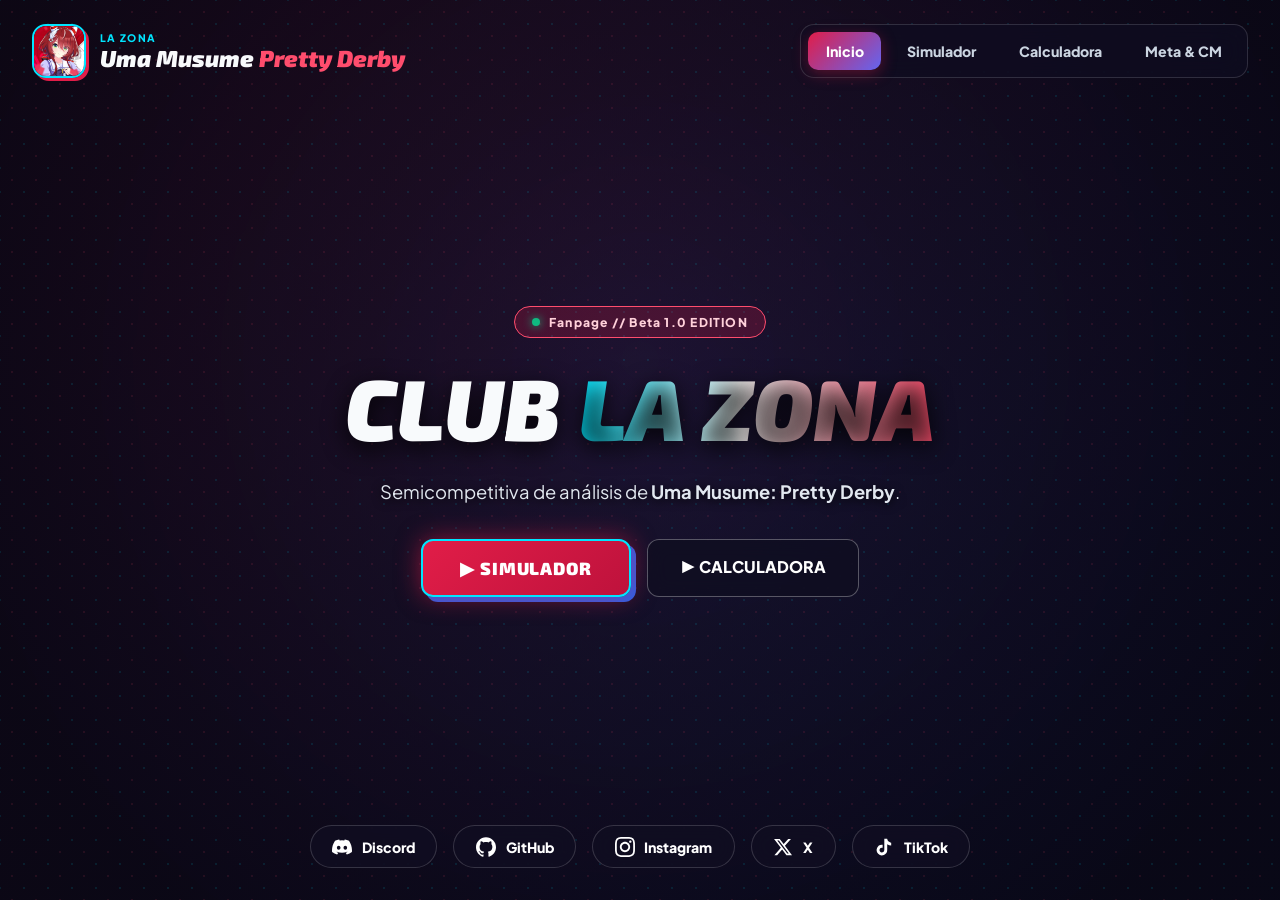
<file: index.html>
<!DOCTYPE html>
<html lang="es">
<head>
  <meta charset="UTF-8" />
  <meta name="viewport" content="width=device-width, initial-scale=1.0" />
  <title>Uma Musume | La Zona Club — Inicio</title>
  <link rel="preconnect" href="https://fonts.googleapis.com">
  <link rel="preconnect" href="https://fonts.gstatic.com" crossorigin>
  <link href="https://fonts.googleapis.com/css2?family=Exo+2:ital,wght@0,700;0,900;1,800;1,900&family=Plus+Jakarta+Sans:wght@500;600;700;800&display=swap" rel="stylesheet">
  <link rel="stylesheet" href="css/style.css" />
</head>
<body class="home-body">

  <!-- FONDO DE WIN VARIATION -->
  <div class="hero-bg-image" style="background-image: url('assets/bluew.jpg');"></div>
  <div class="hero-overlay"></div>
  <div class="hero-halftone"></div>

  <div class="home-wrapper">
    <!-- BARRA SUPERIOR CON ENLACES A LAS OTRAS PÁGINAS -->
    <header class="hero-topbar">
      <a href="index.html" class="hero-brand">
        <img src="assets/winvariation.jpg" alt="Win Variation" class="hero-mini-avatar" onerror="this.style.display='none'" />
        <div>
          <span class="hero-club-pill">LA ZONA</span>
          <strong class="hero-brand-name">Uma Musume  <span>Pretty Derby</span></strong>
        </div>
      </a>

      <nav class="hero-top-nav">
        <a href="index.html" class="hero-nav-link active">Inicio</a>
        <a href="simulador.html" class="hero-nav-link">Simulador</a>
        <a href="stamina.html" class="hero-nav-link">Calculadora</a>
        <a href="meta.html" class="hero-nav-link">Meta &amp; CM</a>
      </nav>
    </header>

    <!-- CENTRO MINIMALISTA Y ELEGANTE -->
    <main class="hero-center">
      <div class="hero-badge-floating">
        <span class="pulse-dot"></span> Fanpage // Beta 1.0 EDITION
      </div>

      <h1 class="hero-main-title">
        CLUB  <span class="text-gradient-zone">LA ZONA</span>
      </h1>

      <p class="hero-description">
       Semicompetitiva de análisis de <strong>Uma Musume: Pretty Derby</strong>.
      </p>

      <div class="hero-cta-group">
        <a href="simulador.html" class="btn-hero-primary">▶ SIMULADOR </a>
        <a href="stamina.html" class="btn-hero-secondary">▶ CALCULADORA</a>
      </div>
    </main>

    <!-- BARRA INFERIOR-->
    <footer class="hero-footer">
      <div class="social-links">
        <a href="https://discord.com/invite/hj7UkuRuvE" target="_blank" rel="noopener noreferrer" class="social-btn social-discord">
          <svg viewBox="0 0 24 24" width="20" height="20" fill="currentColor"><path d="M20.317 4.37a19.791 19.791 0 0 0-4.885-1.515.074.074 0 0 0-.079.037c-.21.375-.444.864-.608 1.25a18.27 18.27 0 0 0-5.487 0 12.64 12.64 0 0 0-.617-1.25.077.077 0 0 0-.079-.037A19.736 19.736 0 0 0 3.677 4.37a.07.07 0 0 0-.032.027C.533 9.046-.32 13.58.099 18.057a.082.082 0 0 0 .031.057 19.9 19.9 0 0 0 5.993 3.03.078.078 0 0 0 .084-.028 14.09 14.09 0 0 0 1.226-1.994.076.076 0 0 0-.041-.106 13.107 13.107 0 0 1-1.872-.892.077.077 0 0 1-.008-.128 10.2 10.2 0 0 0 .372-.292.074.074 0 0 1 .077-.01c3.928 1.793 8.18 1.793 12.062 0a.074.074 0 0 1 .078.01c.12.098.246.198.373.292a.077.077 0 0 1-.006.127 12.299 12.299 0 0 1-1.873.892.077.077 0 0 0-.041.107c.36.698.772 1.362 1.225 1.993a.076.076 0 0 0 .084.028 19.839 19.839 0 0 0 6.002-3.03.077.077 0 0 0 .032-.054c.5-5.177-.838-9.674-3.549-13.66a.061.061 0 0 0-.031-.03zM8.02 15.33c-1.183 0-2.157-1.085-2.157-2.419 0-1.333.956-2.419 2.157-2.419 1.21 0 2.176 1.096 2.157 2.42 0 1.333-.956 2.418-2.157 2.418zm7.975 0c-1.183 0-2.157-1.085-2.157-2.419 0-1.333.955-2.419 2.157-2.419 1.21 0 2.176 1.096 2.157 2.42 0 1.333-.946 2.418-2.157 2.418z"/></svg>
          <span>Discord</span>
        </a>

        <a href="https://github.com/SamsiiMB75/the-zone-match" target="_blank" rel="noopener noreferrer" class="social-btn social-github">
          <svg viewBox="0 0 24 24" width="20" height="20" fill="currentColor"><path d="M12 .297c-6.63 0-12 5.373-12 12 0 5.303 3.438 9.8 8.205 11.385.6.113.82-.258.82-.577 0-.285-.01-1.04-.015-2.04-3.338.724-4.042-1.61-4.042-1.61C4.422 18.07 3.633 17.7 3.633 17.7c-1.087-.744.084-.729.084-.729 1.205.084 1.838 1.236 1.838 1.236 1.07 1.835 2.809 1.305 3.495.998.108-.776.417-1.305.76-1.605-2.665-.3-5.466-1.332-5.466-5.93 0-1.31.465-2.38 1.235-3.22-.135-.303-.54-1.523.105-3.176 0 0 1.005-.322 3.3 1.23.96-.267 1.98-.399 3-.405 1.02.006 2.04.138 3 .405 2.28-1.552 3.285-1.23 3.285-1.23.645 1.653.24 2.873.12 3.176.765.84 1.23 1.91 1.23 3.22 0 4.61-2.805 5.625-5.475 5.92.42.36.81 1.096.81 2.22 0 1.606-.015 2.896-.015 3.286 0 .315.21.69.825.57C20.565 22.092 24 17.592 24 12.297c0-6.627-5.373-12-12-12"/></svg>
          <span>GitHub</span>
        </a>

        <a href="https://www.instagram.com/la.zonaindustry/" target="_blank" rel="noopener noreferrer" class="social-btn social-instagram">
          <svg viewBox="0 0 24 24" width="20" height="20" fill="currentColor"><path d="M12 2.163c3.204 0 3.584.012 4.85.07 3.252.148 4.771 1.691 4.919 4.919.058 1.265.069 1.645.069 4.849 0 3.205-.012 3.584-.069 4.849-.149 3.225-1.664 4.771-4.919 4.919-1.266.058-1.644.07-4.85.07-3.204 0-3.584-.012-4.849-.07-3.26-.149-4.771-1.699-4.919-4.92-.058-1.265-.07-1.644-.07-4.849 0-3.204.013-3.583.07-4.849.149-3.227 1.664-4.771 4.919-4.919 1.266-.057 1.645-.069 4.849-.069zm0-2.163c-3.259 0-3.667.014-4.947.072-4.358.2-6.78 2.618-6.98 6.98-.059 1.281-.073 1.689-.073 4.948 0 3.259.014 3.668.072 4.948.2 4.358 2.618 6.78 6.98 6.98 1.281.058 1.689.072 4.948.072 3.259 0 3.668-.014 4.948-.072 4.354-.2 6.782-2.618 6.979-6.98.059-1.28.073-1.689.073-4.948 0-3.259-.014-3.667-.072-4.947-.196-4.354-2.617-6.78-6.979-6.98-1.281-.059-1.69-.073-4.949-.073zm0 5.838c-3.403 0-6.162 2.759-6.162 6.162s2.759 6.163 6.162 6.163 6.162-2.759 6.162-6.163c0-3.403-2.759-6.162-6.162-6.162zm0 10.162c-2.209 0-4-1.79-4-4 0-2.209 1.791-4 4-4s4 1.791 4 4c0 2.21-1.791 4-4 4zm6.406-11.845c-.796 0-1.441.645-1.441 1.44s.645 1.44 1.441 1.44c.795 0 1.439-.645 1.439-1.44s-.644-1.44-1.439-1.44z"/></svg>
          <span>Instagram</span>
        </a>

        <a href="https://x.com" target="_blank" rel="noopener noreferrer" class="social-btn social-x">
          <svg viewBox="0 0 24 24" width="20" height="20" fill="currentColor"><path d="M18.244 2.25h3.308l-7.227 8.26 8.502 11.24H16.17l-5.214-6.817L4.99 21.75H1.68l7.73-8.835L1.254 2.25H8.08l4.713 6.231zm-1.161 17.52h1.833L7.084 4.126H5.117z"/></svg>
          <span>X</span>
          </a>
        
        <a href="https://www.tiktok.com/@miraii_digital" target="_blank" rel="noopener noreferrer" class="social-btn social-tiktok">
          <svg viewBox="0 0 24 24" width="20" height="20" fill="currentColor"><path d="M19.59 6.69a4.83 4.83 0 0 1-3.77-4.25V2h-3.45v13.67a2.89 2.89 0 0 1-5.2 1.74 2.89 2.89 0 0 1 2.31-4.64 2.93 2.93 0 0 1 .88.13V9.4a6.84 6.84 0 0 0-1-.05A6.33 6.33 0 0 0 5 20.1a6.34 6.34 0 0 0 10.86-4.43v-7a8.16 8.16 0 0 0 4.77 1.52v-3.4a4.85 4.85 0 0 1-1-.1z"/></svg>
          <span>TikTok</span>
        </a>

      </div>
    </footer>
  </div>

</body>
</html>
</file>
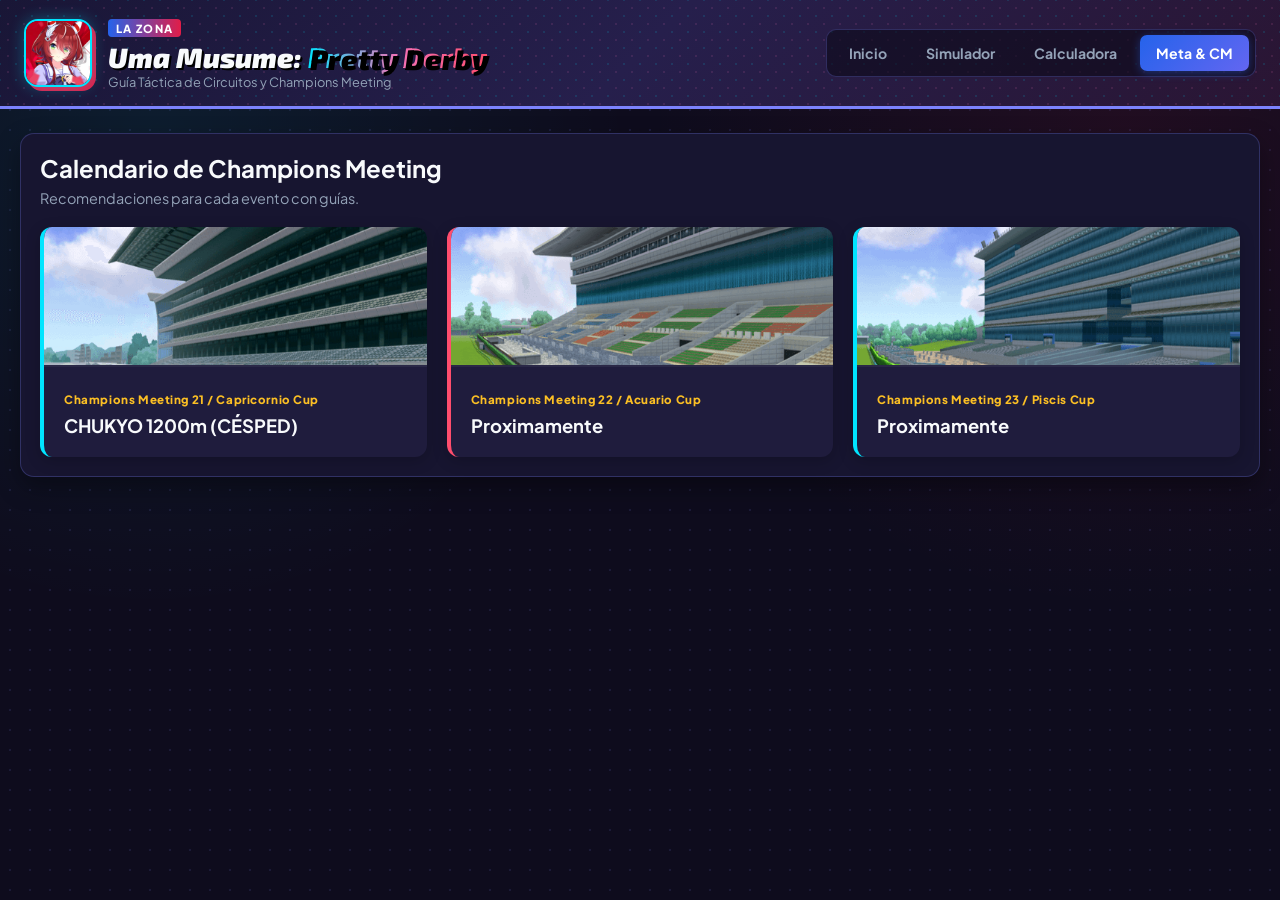
<file: meta.html>
<!DOCTYPE html>
<html lang="es">
<head>
  <meta charset="UTF-8" />
  <meta name="viewport" content="width=device-width, initial-scale=1.0" />
  <title>Competitivo</title>
  <link rel="preconnect" href="https://fonts.googleapis.com">
  <link rel="preconnect" href="https://fonts.gstatic.com" crossorigin>
  <link href="https://fonts.googleapis.com/css2?family=Exo+2:ital,wght@0,700;0,900;1,800&family=Plus+Jakarta+Sans:wght@500;600;700;800&display=swap" rel="stylesheet">
  <link rel="stylesheet" href="css/style.css" />
</head>
<body>

  <header class="zone-header">
    <div class="header-halftone"></div>
    <div class="header-container">
      <a href="index.html" class="brand-box" style="text-decoration:none; color:inherit;">
        <div class="brand-art-frame">
          <img src="assets/winvariation.jpg" alt="Win Variation" onerror="this.style.display='none'; this.nextElementSibling.style.display='flex';" />
          <div class="art-fallback">V <span>×</span> W</div>
        </div>
        <div class="brand-titles">
          <div class="club-tag">LA ZONA</div>
          <h1>Uma Musume: <span>Pretty Derby</span></h1>
          <p>Guía Táctica de Circuitos y Champions Meeting</p>
        </div>
      </a>

      <nav class="zone-nav">
        <a href="index.html" class="nav-tab">Inicio</a>
        <a href="simulador.html" class="nav-tab">Simulador</a>
        <a href="stamina.html" class="nav-tab">Calculadora</a>
        <a href="meta.html" class="nav-tab active">Meta &amp; CM</a>
      </nav>
    </div>
  </header>

  <main class="zone-main">
    <div class="panel meta-panel">
      <h2>Calendario de Champions Meeting</h2>
      <p class="sub-text">Recomendaciones para cada evento con guías.</p>

      <div class="meta-cards-grid">
        
        <!-- PISTA 1 -->
        <div class="meta-card card-v">
          <img src="assets/Tokyo.png" alt="Pista Tokio" class="meta-card-img" onerror="this.style.display='none'">
          <div class="meta-card-content">
            <span class="meta-tag">Champions Meeting 21 / Capricornio Cup</span>
            <h3> CHUKYO 1200m (CÉSPED)</h3>
          </div>
        </div>

        <!-- PISTA 2 -->
        <div class="meta-card card-w">
          <img src="assets/Nakayama.png" alt="Pista Nakayama" class="meta-card-img" onerror="this.style.display='none'">
          <div class="meta-card-content">
            <span class="meta-tag">Champions Meeting 22 / Acuario Cup</span>
            <h3> Proximamente</h3>
          </div>
        </div>

        <!-- PISTA 3 -->
        <div class="meta-card card-v">
          <img src="assets/Hanshin.png" alt="Pista Hanshin" class="meta-card-img" onerror="this.style.display='none'">
          <div class="meta-card-content">
            <span class="meta-tag">Champions Meeting 23 / Piscis Cup</span>
            <h3> Proximamente</h3>
          </div>
        </div>

      </div>

  <script src="js/app.js"></script>
</body>
</html>
</file>
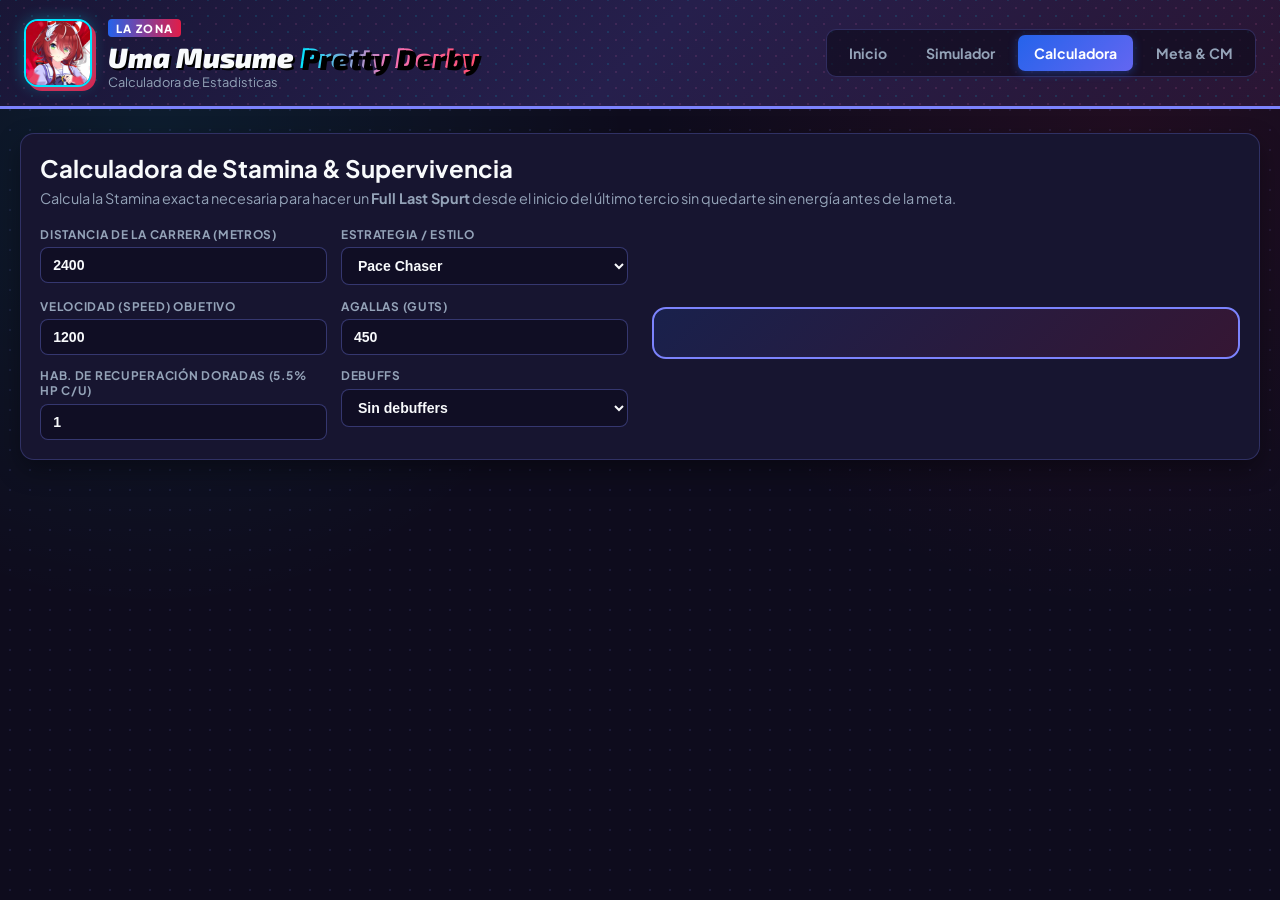
<file: stamina.html>
<!DOCTYPE html>
<html lang="es">
<head>
  <meta charset="UTF-8" />
  <meta name="viewport" content="width=device-width, initial-scale=1.0" />
  <title>Calculadora de Stamina | THE ZONE MATCH</title>
  <link rel="preconnect" href="https://fonts.googleapis.com">
  <link rel="preconnect" href="https://fonts.gstatic.com" crossorigin>
  <link href="https://fonts.googleapis.com/css2?family=Exo+2:ital,wght@0,700;0,900;1,800&family=Plus+Jakarta+Sans:wght@500;600;700;800&family=JetBrains+Mono:wght@600;700&display=swap" rel="stylesheet">
  <link rel="stylesheet" href="css/style.css" />
</head>
<body>

  <header class="zone-header">
    <div class="header-halftone"></div>
    <div class="header-container">
      <a href="index.html" class="brand-box" style="text-decoration:none; color:inherit;">
        <div class="brand-art-frame">
          <img src="assets/winvariation.jpg" alt="Win Variation" onerror="this.style.display='none'; this.nextElementSibling.style.display='flex';" />
          <div class="art-fallback">V <span>×</span> W</div>
        </div>
        <div class="brand-titles">
          <div class="club-tag">LA ZONA</div>
          <h1>Uma Musume <span>Pretty Derby</span></h1>
          <p>Calculadora de Estadisticas</p>
        </div>
      </a>

      <nav class="zone-nav">
        <a href="index.html" class="nav-tab">Inicio</a>
        <a href="simulador.html" class="nav-tab">Simulador</a>
        <a href="stamina.html" class="nav-tab active">Calculadora</a>
        <a href="meta.html" class="nav-tab">Meta &amp; CM</a>
      </nav>
    </div>
  </header>

  <main class="zone-main">
    <div class="panel stamina-calc-panel">
      <h2>Calculadora de Stamina &amp; Supervivencia</h2>
      <p class="sub-text">Calcula la Stamina exacta necesaria para hacer un <strong>Full Last Spurt</strong> desde el inicio del último tercio sin quedarte sin energía antes de la meta.</p>

      <div class="stamina-grid">
        <div class="stamina-inputs">
          <div class="field-group">
            <label>Distancia de la Carrera (metros)</label>
            <input type="number" id="sc-distance" value="2400" step="100" min="1000" max="3600" />
          </div>
          <div class="field-group">
            <label>Estrategia / Estilo</label>
            <select id="sc-style">
              <option value="0.95">Front Runner</option>
              <option value="0.89" selected>Pace Chaser</option>
              <option value="1.0">Late Surger</option>
              <option value="0.995">End Closer</option>
            </select>
          </div>
          <div class="field-group">
            <label>Velocidad (Speed) Objetivo</label>
            <input type="number" id="sc-speed" value="1200" min="400" max="2000" />
          </div>
          <div class="field-group">
            <label>Agallas (Guts)</label>
            <input type="number" id="sc-guts" value="450" min="200" max="1500" />
          </div>
          <div class="field-group">
            <label>Hab. de Recuperación Doradas (5.5% HP c/u)</label>
            <input type="number" id="sc-gold-heals" value="1" min="0" max="4" />
          </div>
          <div class="field-group">
            <label>Debuffs</label>
            <select id="sc-debuffs">
              <option value="0">Sin debuffers</option>
              <option value="0.03">1 debuffer</option>
              <option value="0.06">2 debuffers</option>
            </select>
          </div>
        </div>

        <div class="stamina-output-box" id="stamina-result-box"></div>
      </div>
    </div>
  </main>

  <script src="js/app.js"></script>
</body>
</html>
</file>
<file: css/style.css>
:root {
  --bg-deep: #0e0c1d;
  --bg-panel: #171530;
  --bg-card: #1f1c3d;
  --tracen-lavender: #7c83fd;
  --pop-pink: #f472b6;

  --verxina-primary: #2563eb;
  --verxina-neon: #00e5ff;
  --verxina-gold: #fbbf24;
  --verxina-bg: rgba(37, 99, 235, 0.12);

  --winvari-primary: #e11d48;
  --winvari-neon: #ff4d6d;
  --winvari-emerald: #10b981;
  --winvari-bg: rgba(225, 29, 72, 0.12);

  --text-main: #f8fafc;
  --text-muted: #94a3b8;
  --border-color: rgba(124, 131, 253, 0.25);
}

*, *::before, *::after { box-sizing: border-box; margin: 0; padding: 0; }

body {
  background-color: var(--bg-deep);
  background-image:
    radial-gradient(circle at 12% 15%, rgba(0, 229, 255, 0.08), transparent 35%),
    radial-gradient(circle at 88% 15%, rgba(225, 29, 72, 0.09), transparent 35%),
    radial-gradient(rgba(124, 131, 253, 0.12) 1px, transparent 1px);
  background-size: 100% 100%, 100% 100%, 20px 20px;
  color: var(--text-main);
  font-family: 'Plus Jakarta Sans', sans-serif;
  min-height: 100vh;
}

/* PORTADA INDEPENDIENTE (index.html) */
.home-body {
  background: #090714;
  overflow-x: hidden;
}

.home-wrapper {
  min-height: 100vh;
  display: flex;
  flex-direction: column;
  justify-content: space-between;
  position: relative;
  z-index: 2;
}

.hero-bg-image {
  position: fixed;
  inset: 0;
  background-size: cover;
  background-position: center 20%;
  background-repeat: no-repeat;
  opacity: 0.42;
  filter: saturate(1.2) contrast(1.08);
  animation: slowPanZoom 18s ease-in-out infinite alternate;
  z-index: -3;
}

@keyframes slowPanZoom {
  0% { transform: scale(1.02); }
  100% { transform: scale(1.09); }
}

.hero-overlay {
  position: fixed;
  inset: 0;
  background:
    radial-gradient(circle at 50% 40%, rgba(14, 12, 29, 0.35) 0%, rgba(9, 7, 20, 0.92) 85%),
    linear-gradient(135deg, rgba(225, 29, 72, 0.25) 0%, rgba(37, 99, 235, 0.2) 100%);
  z-index: -2;
}

.hero-halftone {
  position: fixed;
  inset: 0;
  background-image:
    radial-gradient(var(--winvari-neon) 1.5px, transparent 1.5px),
    radial-gradient(var(--verxina-neon) 1.5px, transparent 1.5px);
  background-size: 24px 24px;
  background-position: 0 0, 12px 12px;
  opacity: 0.1;
  z-index: -1;
  pointer-events: none;
}

.hero-topbar {
  width: 100%;
  max-width: 1320px;
  margin: 0 auto;
  padding: 1.5rem 2rem;
  display: flex;
  align-items: center;
  justify-content: space-between;
  flex-wrap: wrap;
  gap: 1rem;
}

.hero-brand {
  display: flex;
  align-items: center;
  gap: 0.85rem;
  text-decoration: none;
  color: inherit;
}

.hero-mini-avatar {
  width: 54px;
  height: 54px;
  border-radius: 14px;
  object-fit: cover;
  border: 2px solid var(--verxina-neon);
  box-shadow: 3px 3px 0 var(--winvari-primary);
}

.hero-club-pill {
  display: block;
  font-size: 0.65rem;
  font-weight: 800;
  letter-spacing: 0.14em;
  color: var(--verxina-neon);
}

.hero-brand-name {
  font-family: 'Exo 2', sans-serif;
  font-size: 1.45rem;
  font-weight: 900;
  font-style: italic;
}
.hero-brand-name span { color: var(--winvari-neon); }

.hero-top-nav {
  display: flex;
  gap: 0.5rem;
  flex-wrap: wrap;
  background: rgba(15, 13, 32, 0.75);
  backdrop-filter: blur(12px);
  padding: 0.45rem;
  border-radius: 14px;
  border: 1px solid rgba(255, 255, 255, 0.14);
}

.hero-nav-link {
  text-decoration: none;
  color: #cbd5e1;
  font-weight: 800;
  font-size: 0.88rem;
  padding: 0.6rem 1.1rem;
  border-radius: 10px;
  transition: all 0.2s;
}

.hero-nav-link:hover, .hero-nav-link.active {
  background: linear-gradient(135deg, var(--winvari-primary), #6366f1);
  color: #fff;
  box-shadow: 0 4px 15px rgba(225, 29, 72, 0.35);
}

.hero-center {
  max-width: 820px;
  margin: auto;
  padding: 2rem 1.5rem;
  text-align: center;
  display: flex;
  flex-direction: column;
  align-items: center;
  gap: 1.5rem;
}

.hero-badge-floating {
  display: inline-flex;
  align-items: center;
  gap: 0.55rem;
  padding: 0.45rem 1.1rem;
  border-radius: 999px;
  background: rgba(225, 29, 72, 0.22);
  border: 1px solid var(--winvari-neon);
  color: #ffd1da;
  font-size: 0.76rem;
  font-weight: 800;
  letter-spacing: 0.1em;
}

.pulse-dot {
  width: 8px;
  height: 8px;
  border-radius: 50%;
  background: var(--winvari-emerald);
  box-shadow: 0 0 10px var(--winvari-emerald);
}

.hero-main-title {
  font-family: 'Exo 2', sans-serif;
  font-size: clamp(3rem, 7.5vw, 5.4rem);
  font-weight: 900;
  font-style: italic;
  line-height: 1.05;
  text-shadow: 0 6px 25px rgba(0, 0, 0, 0.85);
}

.text-gradient-zone {
  background: linear-gradient(90deg, var(--verxina-neon) 0%, #fff 45%, var(--winvari-neon) 100%);
  -webkit-background-clip: text;
  -webkit-text-fill-color: transparent;
}

.hero-description {
  font-size: 1.15rem;
  line-height: 1.65;
  color: #e2e8f0;
  max-width: 620px;
  text-shadow: 0 2px 10px rgba(0,0,0,0.9);
}

.hero-cta-group {
  display: flex;
  gap: 1rem;
  flex-wrap: wrap;
  justify-content: center;
  margin-top: 0.5rem;
}

.btn-hero-primary {
  text-decoration: none;
  padding: 1rem 2.3rem;
  border-radius: 12px;
  border: 2px solid var(--verxina-neon);
  background: linear-gradient(135deg, var(--winvari-primary) 0%, #be123c 100%);
  color: #fff;
  font-family: 'Exo 2', sans-serif;
  font-size: 1.1rem;
  font-weight: 900;
  letter-spacing: 0.05em;
  box-shadow: 0 0 25px rgba(225, 29, 72, 0.55), 5px 5px 0 var(--verxina-primary);
  transition: transform 0.2s, box-shadow 0.2s;
}

.btn-hero-primary:hover {
  transform: translate(-2px, -2px);
  box-shadow: 0 0 35px rgba(0, 229, 255, 0.65), 7px 7px 0 var(--verxina-primary);
}

.btn-hero-secondary {
  text-decoration: none;
  padding: 1rem 2rem;
  border-radius: 12px;
  border: 1px solid rgba(255, 255, 255, 0.3);
  background: rgba(15, 14, 32, 0.75);
  backdrop-filter: blur(10px);
  color: #fff;
  font-weight: 800;
  font-size: 1rem;
  transition: all 0.2s;
}

.btn-hero-secondary:hover {
  border-color: var(--verxina-neon);
  background: rgba(37, 99, 235, 0.25);
}

.hero-footer {
  width: 100%;
  padding: 1.5rem 2rem 2rem;
  display: flex;
  justify-content: center;
}

.social-links {
  display: flex;
  gap: 1rem;
  flex-wrap: wrap;
  justify-content: center;
}

.social-btn {
  display: inline-flex;
  align-items: center;
  gap: 0.6rem;
  padding: 0.65rem 1.35rem;
  border-radius: 999px;
  text-decoration: none;
  font-weight: 800;
  font-size: 0.88rem;
  color: #fff;
  background: rgba(16, 14, 34, 0.82);
  backdrop-filter: blur(10px);
  border: 1px solid rgba(255, 255, 255, 0.16);
  transition: transform 0.2s, box-shadow 0.2s, border-color 0.2s;
}

.social-btn:hover { transform: translateY(-3px); }
.social-discord:hover { background: #5865F2; border-color: #fff; box-shadow: 0 6px 20px rgba(88, 101, 242, 0.5); }
.social-github:hover { background: #24292e; border-color: var(--verxina-neon); box-shadow: 0 6px 20px rgba(0, 229, 255, 0.35); }
.social-instagram:hover { background: linear-gradient(45deg, #f09433 0%, #e6683c 25%, #dc2743 50%, #cc2366 75%, #bc1888 100%); border-color: #fff; box-shadow: 0 6px 20px rgba(225, 48, 108, 0.5); }
.social-x:hover { background: #000000; border-color: #ffffff; box-shadow: 0 6px 20px rgba(255, 255, 255, 0.25); }
.social-tiktok:hover { background: #010101; border-color: #00f2fe; box-shadow: -4px 4px 15px rgba(254, 9, 121, 0.4), 4px -4px 15px rgba(0, 242, 254, 0.4); }

/* CABECERA Y ESTILOS DE LAS PÁGINAS INTERNAS */
.zone-header {
  position: relative;
  background: linear-gradient(135deg, #191636 0%, #261f4c 50%, #2a1533 100%);
  border-bottom: 3px solid var(--tracen-lavender);
  overflow: hidden;
}

.header-halftone {
  position: absolute;
  inset: 0;
  background-image: radial-gradient(var(--pop-pink) 1.5px, transparent 1.5px), radial-gradient(var(--verxina-neon) 1.5px, transparent 1.5px);
  background-size: 16px 16px;
  background-position: 0 0, 8px 8px;
  opacity: 0.12;
  pointer-events: none;
}

.header-container {
  position: relative;
  max-width: 1400px;
  margin: 0 auto;
  padding: 1rem 1.5rem;
  display: flex;
  align-items: center;
  justify-content: space-between;
  flex-wrap: wrap;
  gap: 1rem;
}

.brand-box { display: flex; align-items: center; gap: 1rem; }
.brand-art-frame {
  width: 68px; height: 68px; border-radius: 14px;
  border: 2px solid var(--verxina-neon);
  box-shadow: 0 0 15px rgba(0, 229, 255, 0.3), 4px 4px 0 var(--winvari-primary);
  overflow: hidden; background: #121026; flex-shrink: 0;
}
.brand-art-frame img { width: 100%; height: 100%; object-fit: cover; }
.art-fallback { display: none; width: 100%; height: 100%; align-items: center; justify-content: center; font-family: 'Exo 2', sans-serif; font-weight: 900; color: var(--verxina-neon); }

.club-tag {
  display: inline-block; font-size: 0.7rem; font-weight: 800; letter-spacing: 0.12em;
  padding: 2px 8px; border-radius: 4px;
  background: linear-gradient(90deg, var(--verxina-primary), var(--winvari-primary));
  color: #fff; margin-bottom: 3px;
}

.brand-titles h1 { font-family: 'Exo 2', sans-serif; font-size: 1.75rem; font-weight: 900; font-style: italic; text-shadow: 2px 2px 0px #000; }
.brand-titles h1 span { background: linear-gradient(90deg, var(--verxina-neon), var(--pop-pink), var(--winvari-neon)); -webkit-background-clip: text; -webkit-text-fill-color: transparent; }
.brand-titles p { font-size: 0.8rem; color: var(--text-muted); }

.zone-nav {
  display: flex; gap: 0.45rem; background: rgba(14, 12, 29, 0.65);
  padding: 0.35rem; border-radius: 10px; border: 1px solid var(--border-color); flex-wrap: wrap;
}

.nav-tab {
  text-decoration: none; background: transparent; border: none; color: var(--text-muted);
  font-weight: 700; font-size: 0.88rem; padding: 0.55rem 1rem; border-radius: 7px; transition: all 0.2s;
}
.nav-tab:hover { color: #fff; }
.nav-tab.active {
  background: linear-gradient(135deg, var(--verxina-primary), #6366f1);
  color: #fff; box-shadow: 0 2px 10px rgba(37, 99, 235, 0.4);
}

.club-actions { display: flex; gap: 0.5rem; }
.btn-zone { padding: 0.6rem 1.1rem; border-radius: 8px; font-weight: 800; font-size: 0.85rem; cursor: pointer; border: none; }
.btn-primary { background: linear-gradient(135deg, var(--verxina-neon) 0%, var(--verxina-primary) 50%, var(--winvari-primary) 100%); color: #fff; box-shadow: 0 4px 15px rgba(225, 29, 72, 0.35); }
.btn-outline { background: rgba(255, 255, 255, 0.06); color: var(--text-main); border: 1px solid var(--border-color); }

.zone-main { max-width: 1400px; margin: 1.5rem auto; padding: 0 1.25rem 3rem; }
.panel { background: var(--bg-panel); border: 1px solid var(--border-color); border-radius: 14px; padding: 1.2rem; margin-bottom: 1.25rem; box-shadow: 0 10px 25px rgba(0, 0, 0, 0.35); }
.track-bar { display: flex; align-items: flex-end; justify-content: space-between; flex-wrap: wrap; gap: 1rem; }
.track-selectors { display: flex; flex-wrap: wrap; gap: 1rem; flex: 1; }
.field-group { display: flex; flex-direction: column; gap: 0.35rem; min-width: 190px; }
.field-group label { font-size: 0.74rem; text-transform: uppercase; letter-spacing: 0.06em; color: var(--text-muted); font-weight: 700; }
select, input[type="number"], input[type="text"] { background: #100e24; border: 1px solid rgba(124, 131, 253, 0.35); color: var(--text-main); padding: 0.55rem 0.75rem; border-radius: 8px; font-weight: 600; font-size: 0.88rem; }

.telemetry-header { display: flex; justify-content: space-between; align-items: center; flex-wrap: wrap; margin-bottom: 0.75rem; gap: 0.5rem; }
.versus-banner { display: flex; align-items: center; gap: 0.65rem; font-family: 'Exo 2', sans-serif; font-weight: 800; }
.badge-verxina { background: var(--verxina-bg); border: 1px solid var(--verxina-neon); color: var(--verxina-neon); padding: 0.25rem 0.75rem; border-radius: 6px; }
.badge-winvari { background: var(--winvari-bg); border: 1px solid var(--winvari-neon); color: var(--winvari-neon); padding: 0.25rem 0.75rem; border-radius: 6px; }
.vs-spark { color: var(--verxina-gold); font-size: 1.1rem; font-style: italic; }
.telemetry-legend { display: flex; gap: 1rem; font-size: 0.8rem; color: var(--text-muted); }
.leg-item { display: flex; align-items: center; gap: 6px; }
.dot-v { width: 12px; height: 4px; background: var(--verxina-neon); display: inline-block; border-radius: 2px; }
.dot-w { width: 12px; height: 4px; background: var(--winvari-neon); display: inline-block; border-radius: 2px; }
.dot-hp { width: 12px; height: 4px; background: var(--winvari-emerald); display: inline-block; border-radius: 2px; }

.canvas-wrapper { position: relative; background: #0b0a18; border: 1px solid rgba(255,255,255,0.08); border-radius: 10px; overflow: hidden; }
#race-canvas { width: 100%; height: 290px; display: block; }
.canvas-tooltip { position: absolute; top: 12px; right: 12px; background: rgba(15, 14, 33, 0.92); border: 1px solid var(--tracen-lavender); padding: 0.5rem 0.75rem; border-radius: 8px; font-family: 'JetBrains Mono', monospace; font-size: 0.78rem; pointer-events: none; }
.canvas-tooltip.hidden { display: none; }

.results-strip { display: grid; grid-template-columns: repeat(auto-fit, minmax(180px, 1fr)); gap: 0.75rem; margin-top: 1rem; }
.res-card { background: var(--bg-card); border: 1px solid rgba(255,255,255,0.07); padding: 0.7rem 0.9rem; border-radius: 10px; display: flex; flex-direction: column; gap: 4px; }
.res-label { font-size: 0.68rem; font-weight: 800; color: var(--text-muted); letter-spacing: 0.06em; }
.res-value { font-family: 'JetBrains Mono', monospace; font-size: 1rem; color: #fff; }

.duel-grid { display: grid; grid-template-columns: 1fr 1fr; gap: 1.25rem; }
@media (max-width: 980px) { .duel-grid { grid-template-columns: 1fr; } }
.uma-card { background: var(--bg-panel); border-radius: 16px; padding: 1.25rem; }
.uma-card.theme-verxina { border: 2px solid var(--verxina-primary); box-shadow: 0 8px 30px rgba(37, 99, 235, 0.18); }
.uma-card.theme-winvari { border: 2px solid var(--winvari-primary); box-shadow: 0 8px 30px rgba(225, 29, 72, 0.18); }
.uma-card-header { display: flex; justify-content: space-between; align-items: center; margin-bottom: 1rem; padding-bottom: 0.75rem; border-bottom: 1px solid rgba(255,255,255,0.08); }
.corner-badge { font-family: 'Exo 2', sans-serif; font-weight: 900; font-size: 1.05rem; }
.theme-verxina .corner-badge { color: var(--verxina-neon); }
.theme-winvari .corner-badge { color: var(--winvari-neon); }

.stats-row { display: grid; grid-template-columns: repeat(5, 1fr); gap: 0.5rem; margin: 1rem 0; }
.stat-box { background: #100e24; border: 1px solid rgba(255,255,255,0.1); border-radius: 10px; padding: 0.5rem; text-align: center; }
.stat-box label { display: block; font-size: 0.68rem; font-weight: 800; color: var(--text-muted); margin-bottom: 4px; }
.stat-box input { width: 100%; text-align: center; font-family: 'JetBrains Mono', monospace; font-size: 0.95rem; padding: 0.35rem 0.2rem; }
.stat-rank { display: inline-block; margin-top: 4px; font-family: 'Exo 2', sans-serif; font-weight: 900; font-size: 0.75rem; padding: 1px 6px; border-radius: 4px; background: rgba(251, 191, 36, 0.15); color: var(--verxina-gold); }
.config-row { display: grid; grid-template-columns: repeat(3, 1fr); gap: 0.6rem; margin-bottom: 1rem; }
.skills-section-title { font-size: 0.78rem; font-weight: 800; text-transform: uppercase; color: var(--text-muted); margin-bottom: 0.5rem; display: flex; justify-content: space-between; }
.skills-pool { display: flex; flex-wrap: wrap; gap: 0.45rem; }
.skill-pill { padding: 0.4rem 0.7rem; border-radius: 8px; font-size: 0.78rem; font-weight: 700; cursor: pointer; user-select: none; border: 1px solid rgba(255,255,255,0.12); background: #121026; color: var(--text-muted); }
.skill-pill.active.type-unique { background: linear-gradient(135deg, rgba(37,99,235,0.4), rgba(225,29,72,0.4)); border-color: var(--verxina-neon); color: #fff; }
.skill-pill.active.type-gold { background: rgba(251, 191, 36, 0.2); border-color: var(--verxina-gold); color: #fde68a; }
.skill-pill.active.type-Heal { background: rgba(16, 185, 129, 0.2); border-color: var(--winvari-emerald); color: #6ee7b7; }
.skill-pill.active.type-white { background: rgba(255, 255, 255, 0.14); border-color: #fff; color: #fff; }

.sub-text { color: var(--text-muted); font-size: 0.9rem; margin: 0.35rem 0 1.25rem; }
.stamina-grid { display: grid; grid-template-columns: 1fr 1fr; gap: 1.5rem; align-items: center; }
@media (max-width: 850px) { .stamina-grid { grid-template-columns: 1fr; } }
.stamina-inputs { display: grid; grid-template-columns: 1fr 1fr; gap: 0.85rem; }
.stamina-output-box { background: linear-gradient(135deg, rgba(37, 99, 235, 0.15), rgba(225, 29, 72, 0.15)); border: 2px solid var(--tracen-lavender); border-radius: 14px; padding: 1.5rem; text-align: center; }
.big-stamina-number { font-family: 'Exo 2', sans-serif; font-size: 3.2rem; font-weight: 900; color: var(--verxina-neon); margin: 0.5rem 0; }

/* ===================================================
   TARJETAS META Y CHAMPIONS MEETING
   =================================================== */
.meta-cards-grid { 
  display: grid; 
  grid-template-columns: repeat(auto-fit, minmax(300px, 1fr)); 
  gap: 1.25rem; 
}

.meta-card { 
  background: var(--bg-card); 
  border-radius: 12px; 
  border-left: 4px solid var(--verxina-neon);
  overflow: hidden;
  display: flex;
  flex-direction: column;
  box-shadow: 0 4px 15px rgba(0, 0, 0, 0.2);
  transition: transform 0.2s, box-shadow 0.2s;
}
.meta-card:hover {
  transform: translateY(-5px);
  box-shadow: 0 8px 25px rgba(0, 0, 0, 0.4);
}

.meta-card.card-w { border-left-color: var(--winvari-neon); }

.meta-card-img {
  width: 100%;
  height: 140px;
  object-fit: cover;
  border-bottom: 2px solid rgba(255, 255, 255, 0.05);
}

.meta-card-content { 
  padding: 1.25rem; 
}

.meta-tag { 
  font-size: 0.72rem; 
  font-weight: 800; 
  color: var(--verxina-gold); 
  letter-spacing: 0.05em;
}

.meta-card h3 { 
  margin: 0.4rem 0 0; 
  font-size: 1.15rem;
}

/* ===================================================
   SIMULADOR CHAMPIONS MEETING 3v6
   =================================================== */
.cm-container { max-width: 1260px; margin: 0 auto; padding: 1.25rem; }
.cm-top-bar {
  background: rgba(15, 23, 42, 0.85);
  border: 1px solid rgba(56, 189, 248, 0.2);
  border-radius: 14px;
  padding: 1rem 1.25rem;
  margin: 1.25rem 0;
  display: flex;
  flex-wrap: wrap;
  justify-content: space-between;
  align-items: flex-end;
  gap: 1rem;
}
.track-selector-group { display: flex; flex-wrap: wrap; gap: 1rem; flex: 1; }
.cm-label { display: block; font-size: 0.7rem; font-weight: 800; color: #94a3b8; letter-spacing: 0.06em; margin-bottom: 0.35rem; }
.cm-input, .cm-input-sm, .cm-search-input, .cm-stat-input {
  background: #090f1d;
  border: 1px solid rgba(255, 255, 255, 0.12);
  color: #f8fafc;
  padding: 0.55rem 0.75rem;
  border-radius: 8px;
  font-size: 0.88rem;
  font-weight: 600;
  width: 100%;
}
.cm-input-sm { padding: 0.4rem 0.6rem; font-size: 0.8rem; }
.cm-search-input { max-width: 280px; padding: 0.35rem 0.65rem; font-size: 0.78rem; }

.btn-run-cm {
  background: linear-gradient(135deg, #2563eb, #e11d48);
  color: #fff;
  border: none;
  padding: 0.75rem 1.5rem;
  border-radius: 10px;
  font-family: 'Exo 2', sans-serif;
  font-weight: 900;
  font-size: 0.95rem;
  cursor: pointer;
  box-shadow: 0 4px 18px rgba(225, 29, 72, 0.35);
  transition: transform 0.15s;
}
.btn-run-cm:hover { transform: translateY(-2px); }

.cm-main-grid { display: grid; grid-template-columns: 1.35fr 1fr; gap: 1.25rem; }
@media (max-width: 980px) { .cm-main-grid { grid-template-columns: 1fr; } }

.cm-panel, .cm-results-panel {
  background: rgba(15, 23, 42, 0.82);
  border: 1px solid rgba(255, 255, 255, 0.08);
  border-radius: 14px;
  padding: 1.25rem;
}
.cm-results-panel { margin-top: 1.25rem; }
.panel-header, .results-header { display: flex; justify-content: space-between; align-items: center; margin-bottom: 0.85rem; }
.panel-header h2, .results-header h2 { margin: 0; font-size: 1.15rem; }
.db-status { font-size: 0.75rem; font-weight: 700; }

.uma-tabs { display: grid; grid-template-columns: repeat(3, 1fr); gap: 0.5rem; margin-bottom: 1rem; }
.uma-tab {
  background: #090f1d;
  border: 1px solid rgba(255, 255, 255, 0.1);
  color: #94a3b8;
  padding: 0.55rem;
  border-radius: 8px;
  font-weight: 800;
  cursor: pointer;
}
.uma-tab.active[data-slot="0"] { background: rgba(56, 189, 248, 0.18); border-color: #38bdf8; color: #fff; }
.uma-tab.active[data-slot="1"] { background: rgba(244, 63, 94, 0.18); border-color: #f43f5e; color: #fff; }
.uma-tab.active[data-slot="2"] { background: rgba(168, 85, 247, 0.18); border-color: #a855f7; color: #fff; }

.editor-row-2 { display: grid; grid-template-columns: 1fr 1fr; gap: 0.75rem; margin-bottom: 0.85rem; }
.stats-5-grid { display: grid; grid-template-columns: repeat(5, 1fr); gap: 0.5rem; margin-bottom: 1rem; }
.stat-box label { display: block; font-size: 0.68rem; font-weight: 800; color: #38bdf8; margin-bottom: 0.25rem; }

.skills-scroll-box {
  max-height: 165px;
  overflow-y: auto;
  display: flex;
  flex-wrap: wrap;
  gap: 0.4rem;
  padding: 0.6rem;
  background: #090f1d;
  border-radius: 10px;
  border: 1px solid rgba(255, 255, 255, 0.07);
}

.rivals-6-grid { display: grid; grid-template-columns: 1fr 1fr; gap: 0.65rem; margin-top: 0.75rem; }
.rival-card { background: #090f1d; padding: 0.65rem; border-radius: 10px; border: 1px solid rgba(255, 255, 255, 0.06); }
.rival-slot-title { font-size: 0.68rem; font-weight: 800; color: #94a3b8; margin-bottom: 0.35rem; }

.winrate-hero {
  background: rgba(15, 23, 42, 0.95);
  border: 2px solid #34d399;
  padding: 0.6rem 1.1rem;
  border-radius: 10px;
  font-family: 'Exo 2', sans-serif;
  font-weight: 900;
  font-size: 1.15rem;
}

.scoreboard-grid { display: grid; grid-template-columns: repeat(auto-fit, minmax(115px, 1fr)); gap: 0.55rem; margin-bottom: 1rem; }
.score-card { background: #090f1d; padding: 0.6rem; border-radius: 8px; text-align: center; }
.score-card.is-player { background: rgba(30, 41, 59, 0.75); }
.score-name { font-size: 0.72rem; font-weight: 700; color: #cbd5e1; white-space: nowrap; overflow: hidden; text-overflow: ellipsis; }
.score-wr { font-size: 1.15rem; font-weight: 900; color: #fff; margin: 0.2rem 0; }
.score-wr span { font-size: 0.72rem; color: #94a3b8; }
.score-time { font-size: 0.68rem; color: #64748b; }
.chart-wrapper { background: #070b14; border-radius: 10px; padding: 0.5rem; overflow-x: auto; }

.filter-btn {
  background: #121026;
  border: 1px solid rgba(255, 255, 255, 0.1);
  color: var(--text-muted);
  padding: 0.4rem 0.8rem;
  border-radius: 6px;
  font-size: 0.75rem;
  font-weight: 700;
  cursor: pointer;
  transition: all 0.2s;
}
.filter-btn:hover { background: rgba(255, 255, 255, 0.05); }
.filter-btn.active {
  background: var(--verxina-bg);
  border-color: var(--verxina-neon);
  color: var(--verxina-neon);
}
</file>
